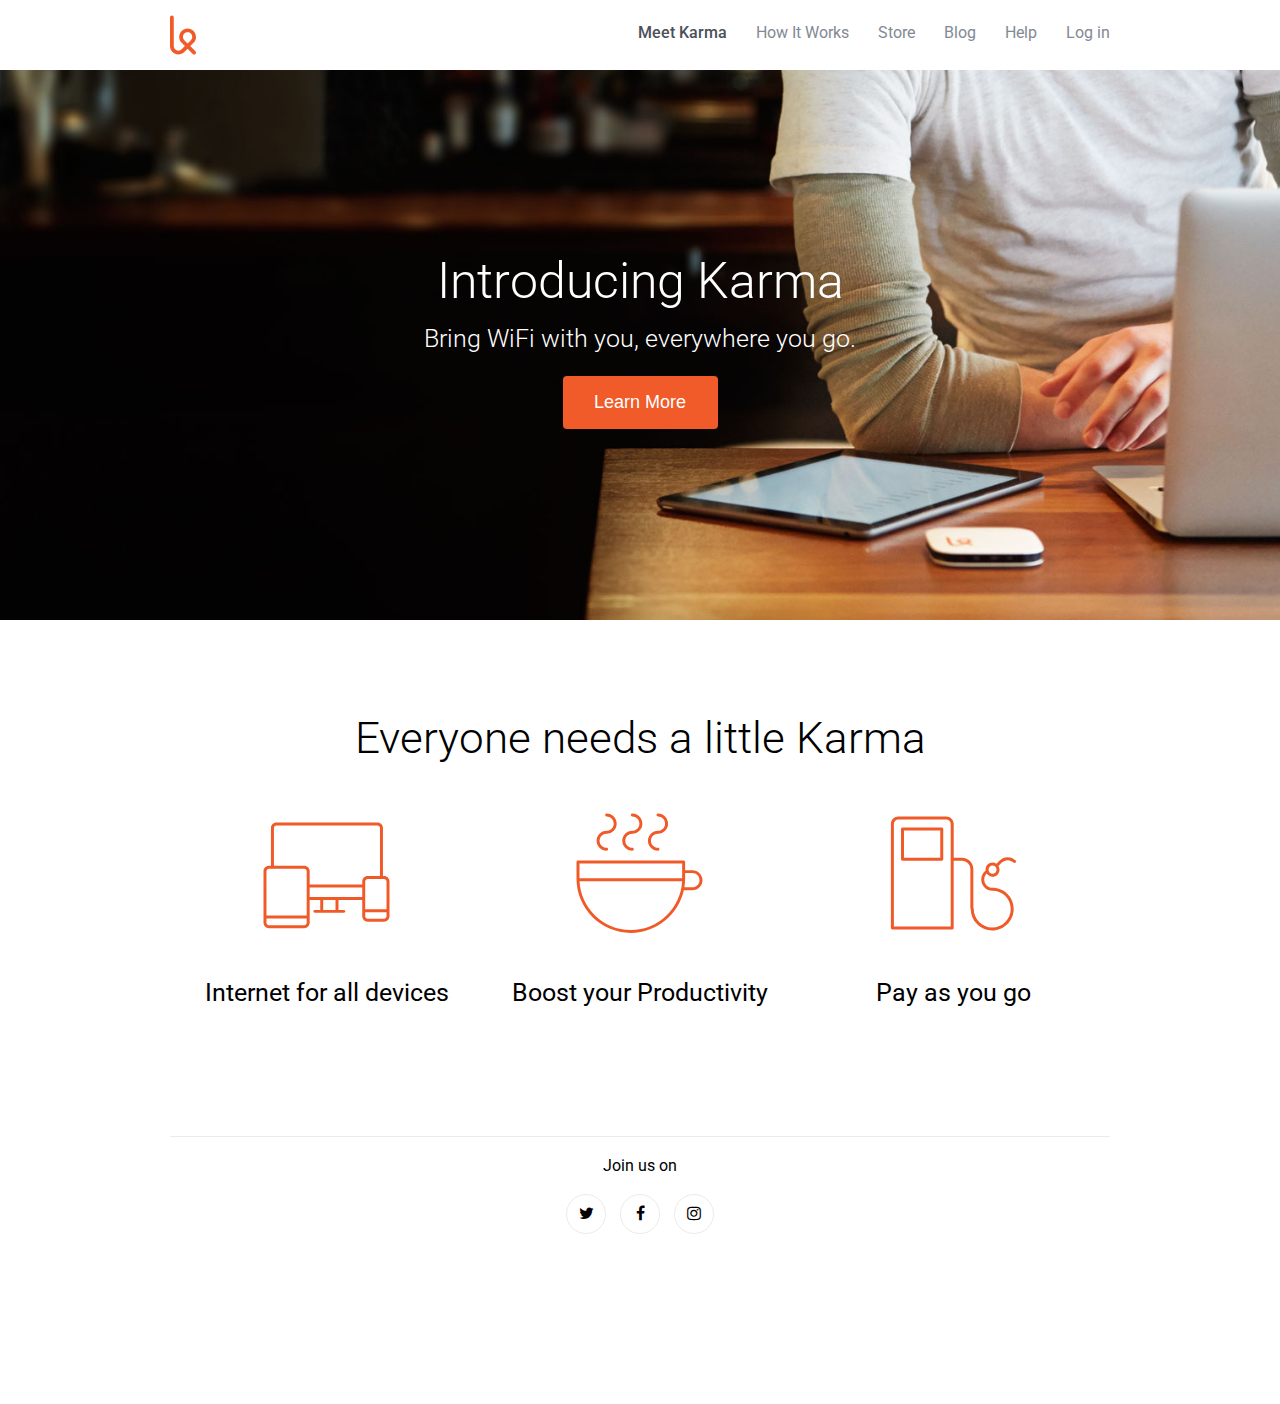
<file: startup-landing-page-clone/index.html>
<!DOCTYPE html>
<html lang="en">
<head>
	<meta charset="UTF-8">
	<title>Document</title>
	<link rel="stylesheet" href="css/style.css">
	<link href='http://fonts.googleapis.com/css?family=Roboto:400,500,300' rel='stylesheet' type='text/css'>
	<link href="http://maxcdn.bootstrapcdn.com/font-awesome/4.2.0/css/font-awesome.min.css" rel="stylesheet"> 
	<!-- 	<link href="css/font-awesome.min.css" rel="stylesheet"> -->
	<link rel="shortcut icon" type="image/x-icon" href="favicon.ico"
</head>

<body>
	<link href='http://fonts.googleapis.com/css?family=Roboto:400,500,300' rel='stylesheet' type='text/css'>
	<nav class="top-navigation">
		<div class="content">
			<ul class="links">
				<li class="active">Meet Karma</li>
				<li>How It Works</li>
				<li>Store</li>
				<li>Blog</li>
				<li>Help</li>
				<li>Log in</li>
			</ul>
			<img class="logo" src="images/karma-logo.svg" alt="Logo Image" width="26px" style="height:70px;">
		</div>
	</nav>
	<section class="introduction" style="height: 620px">
		<div class="content">
			<h1>Introducing Karma</h1>
			<h3>Bring WiFi with you, everywhere you go.</h3>
			<div class="buttons">
				<button>Learn More</button>
			</div>
		</div>
	</section>
	<section class="cases">
		<div class="content">
			<h2>Everyone needs a little Karma</h2>
			<ul class="devices">
		 		<li>
		 			<img width="127px" height"127px" src="images/icon-devices.svg">
		 			<div class="caption">
		 				<h3>Internet for all devices</h3>
		 			</div>
		 		</li>
		  		<li>
		  			<img width="127px" height="127px" src="images/icon-coffee.svg" > 
		  				<h3>Boost your Productivity</h3>
		  		</li>
		  		<li>
		  			<img width="127px" height="127px" src="images/icon-refill.svg">
		  				<h3>Pay as you go</h3>
		  		</li>
			</ul>
		</div>
	</section>
	<footer class="social">
		<div class="content">

			<hr>
			<h5>Join us on</h5>
			<ul class="icons">
				<li>
					<i class="fa fa-twitter"></i>
				</li>
				<li>
					<i class="fa fa-facebook"></i>
				</li>
				<li>
					<i class="fa fa-instagram"></i>
				</li>
			</ul>

		</div>
	</footer>
</body>

</html>
</file>
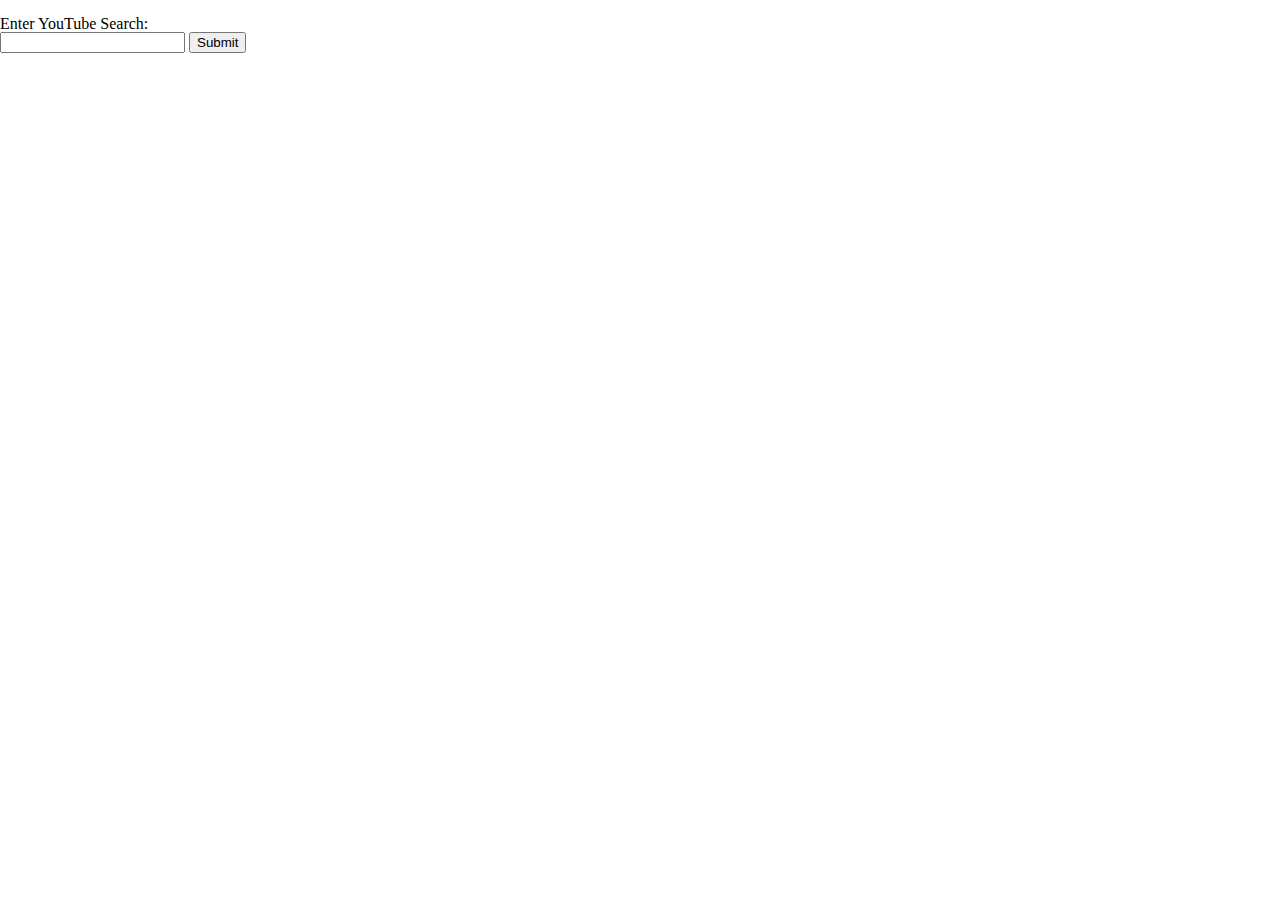
<file: ThinkfulTube/index.html>
<!DOCTYPE html>
<html lang="en">
<head>
	<meta charset="UTF-8">
	<title>Thinkful-Tube</title>
	<link rel="stylesheet" href="css/reset.css">
	<link rel="stylesheet" href="css/style.css">
	<script src="http://ajax.googleapis.com/ajax/libs/jquery/2.1.3/jquery.min.js"></script>
	<script type="text/javascript" src="js/main.js"></script>
</head>
<body>
	<br/>
	Enter YouTube Search:
	<form id="search-form">
		<input type="text" name="query" id="query" autocomplete="off" required/>
      	<input type="submit" name="submit"/>
	</form>
	<div id="search-results">
		<ul id="list" class="listings">


		</ul>
	</div>
	
</body>
</html>
</file>
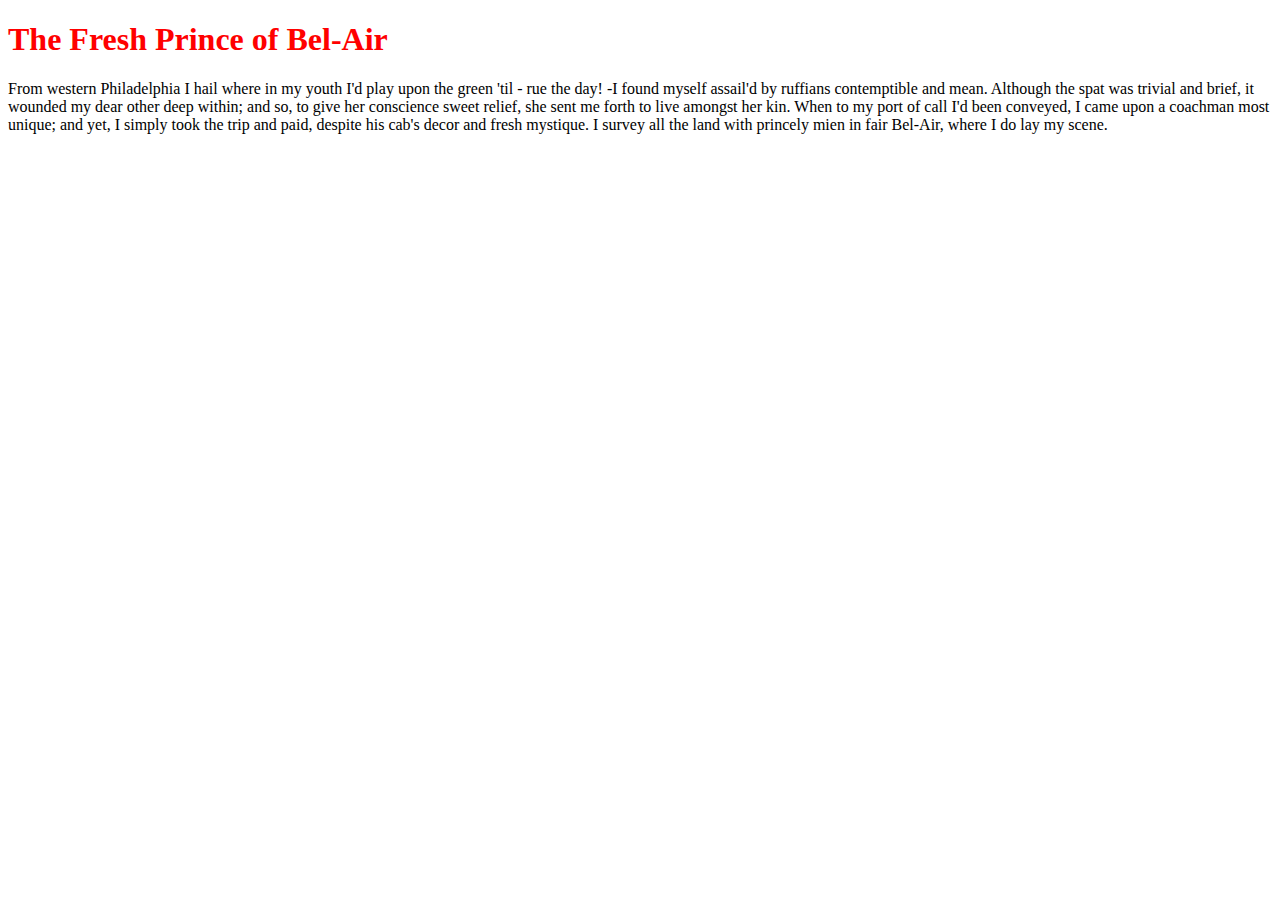
<file: freshprince.html>
<!DOCTYPE html>
<html>
	<head>
		<meta charset="UTF-8">
		<title>The Fresh Prince of Bel-Air</title>
		<link rel="stylesheet" type="text/css" href="mystyle.css">
	</head>
	<body>
		<h1>The Fresh Prince of Bel-Air</h1>
    	<p>From western Philadelphia I hail
	       where in my youth I'd play upon the green
	       'til - rue the day! -I found myself assail'd
			by ruffians contemptible and mean.
			Although the spat was trivial and brief, 
			it wounded my dear other deep within;
	        and so, to give her conscience sweet relief, 
			she sent me forth to live amongst her kin.
			When to my port of call I'd been conveyed, 
			I came upon a coachman most unique;
			and yet, I simply took the trip and paid,
			despite his cab's decor and fresh mystique.
			I survey all the land with princely mien
			in fair Bel-Air, where I do lay my scene. </p>

	</body>
</html>
</file>
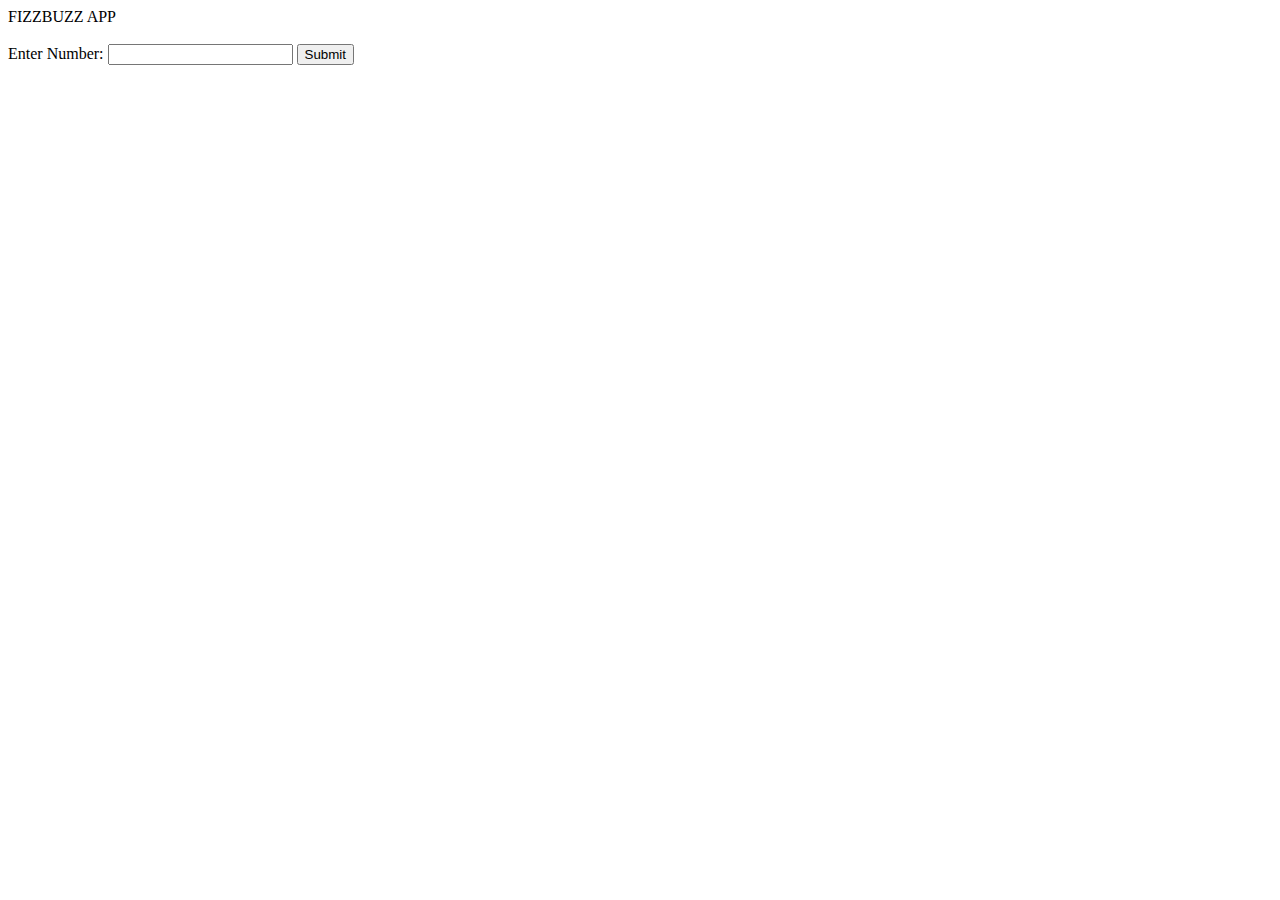
<file: fizzbuzz/refactor.html>
<!DOCTYPE html>
<html lang="en">
<head>
	<meta charset="UTF-8">
	<title>FizzBuzz App</title>
</head>
<body>
	
	FIZZBUZZ APP 
	<br/>
	<br/>

	<script type="text/javascript" src="js/fizzbuzz-refactor.js"></script>

 	<form name="myForm" onsubmit="launchFizzBuzz();return false;">
		Enter Number: <input type="text" id="number"/>
		<input type="submit"/>
 	</form>
 	<br/>
	<br/>
	<div id="fizzBuzzContainer">
	</div>
</body>
</html>
</file>
<file: ThinkfulTube/css/style.css>
li {
 	display: block;
 	background-color: #FFFFFF;
 	border-style: hidden;
	float: left;
	position: relative;
	width: 402px;
	margin: 10px 10px 6px 0;
	padding: 5px 9px 0 0;
	height: auto;
}
</file>
<file: mystyle.css>
h1 {
	color: red;
}
</file>
<file: startup-landing-page-clone/css/style.css>
/* http://meyerweb.com/eric/tools/css/reset/ 
   v2.0 | 20110126
   License: none (public domain)
*/

html, body, div, span, applet, object, iframe,
h1, h2, h3, h4, h5, h6, p, blockquote, pre,
a, abbr, acronym, address, big, cite, code,
del, dfn, em, img, ins, kbd, q, s, samp,
small, strike, strong, sub, sup, tt, var,
b, u, i, center,
dl, dt, dd, ol, ul, li,
fieldset, form, label, legend,
table, caption, tbody, tfoot, thead, tr, th, td,
article, aside, canvas, details, embed, 
figure, figcaption, footer, header, hgroup, 
menu, nav, output, ruby, section, summary,
time, mark, audio, video {
	margin: 0;
	padding: 0;
	border: 0;
	font-size: 100%;
	font: inherit;
	vertical-align: baseline;
	box-sizing: border-box; 
}
/* HTML5 display-role reset for older browsers */
article, aside, details, figcaption, figure, 
footer, header, hgroup, menu, nav, section {
	display: block;
}
body {
	line-height: 1;
}
ol, ul {
	list-style: none;
}
blockquote, q {
	quotes: none;
}
blockquote:before, blockquote:after,
q:before, q:after {
	content: '';
	content: none;
}
table {
	border-collapse: collapse;
	border-spacing: 0;
}

body {
/*	background-color: LightGray;
*/
	font-family: 'Roboto', sans-serif;
	-webkit-font-smoothing: antialiased;
}

/*div {
	border: 1px solid Chocolate;
}*/

/* Navigation Section */
.top-navigation {
	background-color: #fff;
	position: fixed;
	width: 100%;
	z-index: 9999;
}

.top-navigation > .content {
	height: 70px;
}

.top-navigation > .logo {
	height: 70px;
}
	
.content {
	padding: 0px 15px;
	margin: 0 auto;
	width: 970px;
	box-sizing: border-box; 
}

.top-navigation .links {
	float: right;
	font-family: 'Roboto', sans-serif;
	color: #838994;
	font-size: 16px;
	margin-top: 25px;
	-webkit-font-smoothing: antialiased;

}

.top-navigation .links li {
	display: inline-block;
	margin-left: 25px;
}

.top-navigation .links > .active {
	color: #4c5058;
	font-weight: 500;
}

.top-navigation .links li:hover {
	cursor: pointer;
	color: #333333;
}

.introduction {
	background-image: url('../images/first-background.jpg');
	background-position: center bottom;
	background-repeat: no-repeat;
	background-size: cover;
	height: 45.938rem;
	overflow: auto;
}

.introduction h1,
.introduction h3 {
    color: white;
    text-align: center;
    font-weight: 300;
}
.introduction h1 {
    margin-top: 16rem;
    font-size: 3.125rem;
}
.introduction h3 {
    margin-top: 1.25rem;
    font-size: 1.563rem;
}

.introduction .buttons {
	color: white;
	text-align: center;
	margin-top: 1.563rem;
}

/**
 * button
 */
button {
    width: 9.688rem;
    background-color: #f15a29;
    border-color: #f15a29;
    text-shadow: none;
    border-style: none;
    border-radius: 4px;
    padding: 1rem 1.5rem;
    color: white;
    font-size: 1.125rem;
}
button:hover {
    background-color: #d9400e;
    border-color: #cf3d0e;
    cursor: pointer;
}

.cases {
	background-color: #fff;
	overflow: hidden;
	padding-bottom: 5rem;
}

.cases .content {
	text-align: center;
	margin-top: 6rem;
	padding: none;
}

.cases h2{
	font-size: 2.75rem;
	font-family: 'Roboto', sans-serif;
	margin: 1.6rem 0 3.125rem;
	font-weight: 300;
}

/*.cases .devices {
	width: 33.3333333%;
	display: inline-block;
	 Styles to assist with debugging 
	border: 1px solid black; 
	box-sizing: border-box;
	height: 4em;
	float: left;
}*/

.cases .devices > li {
	font-weight: 400;
	width: 33.333333%;
	float: left;
}

.cases .devices h3 {
    font-weight: 400;
    font-size: 1.563rem;
    margin: 2.5rem 0px 1.875rem;
}

.cases .devices p {
    font-weight: 300;
    font-size: 1.313rem;
}

.social {
    background-color: #fff;
    overflow: auto;
    padding-bottom: 9.375rem;
    text-align: center;
}

.social hr {
    border: 0;
    border-top: 1px solid #eaebec;
    margin: 1.313rem 0;
}

.social .icons > li {
    border-radius: 1.25rem;
    width: 2.5rem;
    height: 2.5rem;
    display: inline-block;
    margin: 1.25rem 5px;
    border: 1px solid #eaebec;
    padding: 0.625rem 0;
    text-align: center;
}

.social .icons > li:hover {
    cursor: pointer;
}

/*.social h5 {
	margin: 1.6rem 0;w
}*/

.social .twitter {
    color: #55acee;
}
.social .facebook {
    color: #4c66a4;
}
.social .instagram {
    color: #3f729b;
}
.social .copy {
    font-size: 0.9rem;
    font-weight: 300;
    color: #838994;
}
</file>
